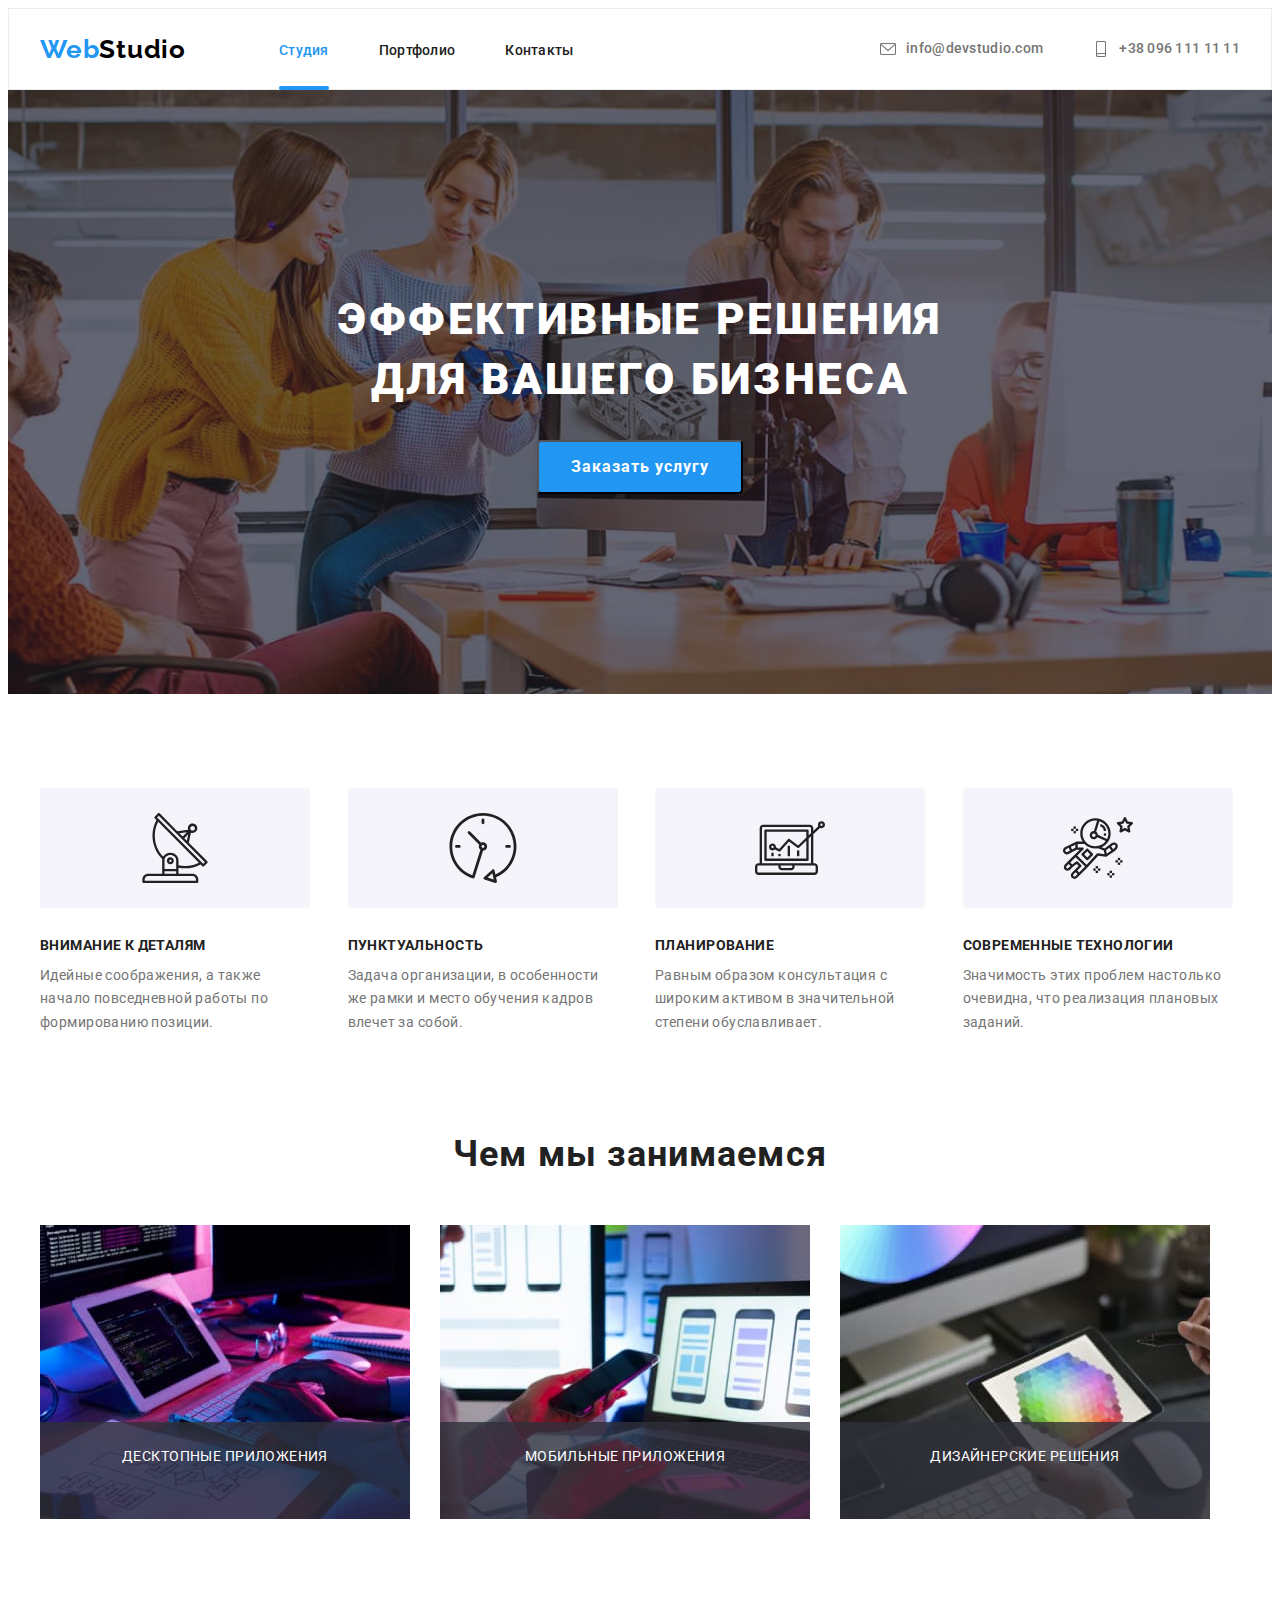
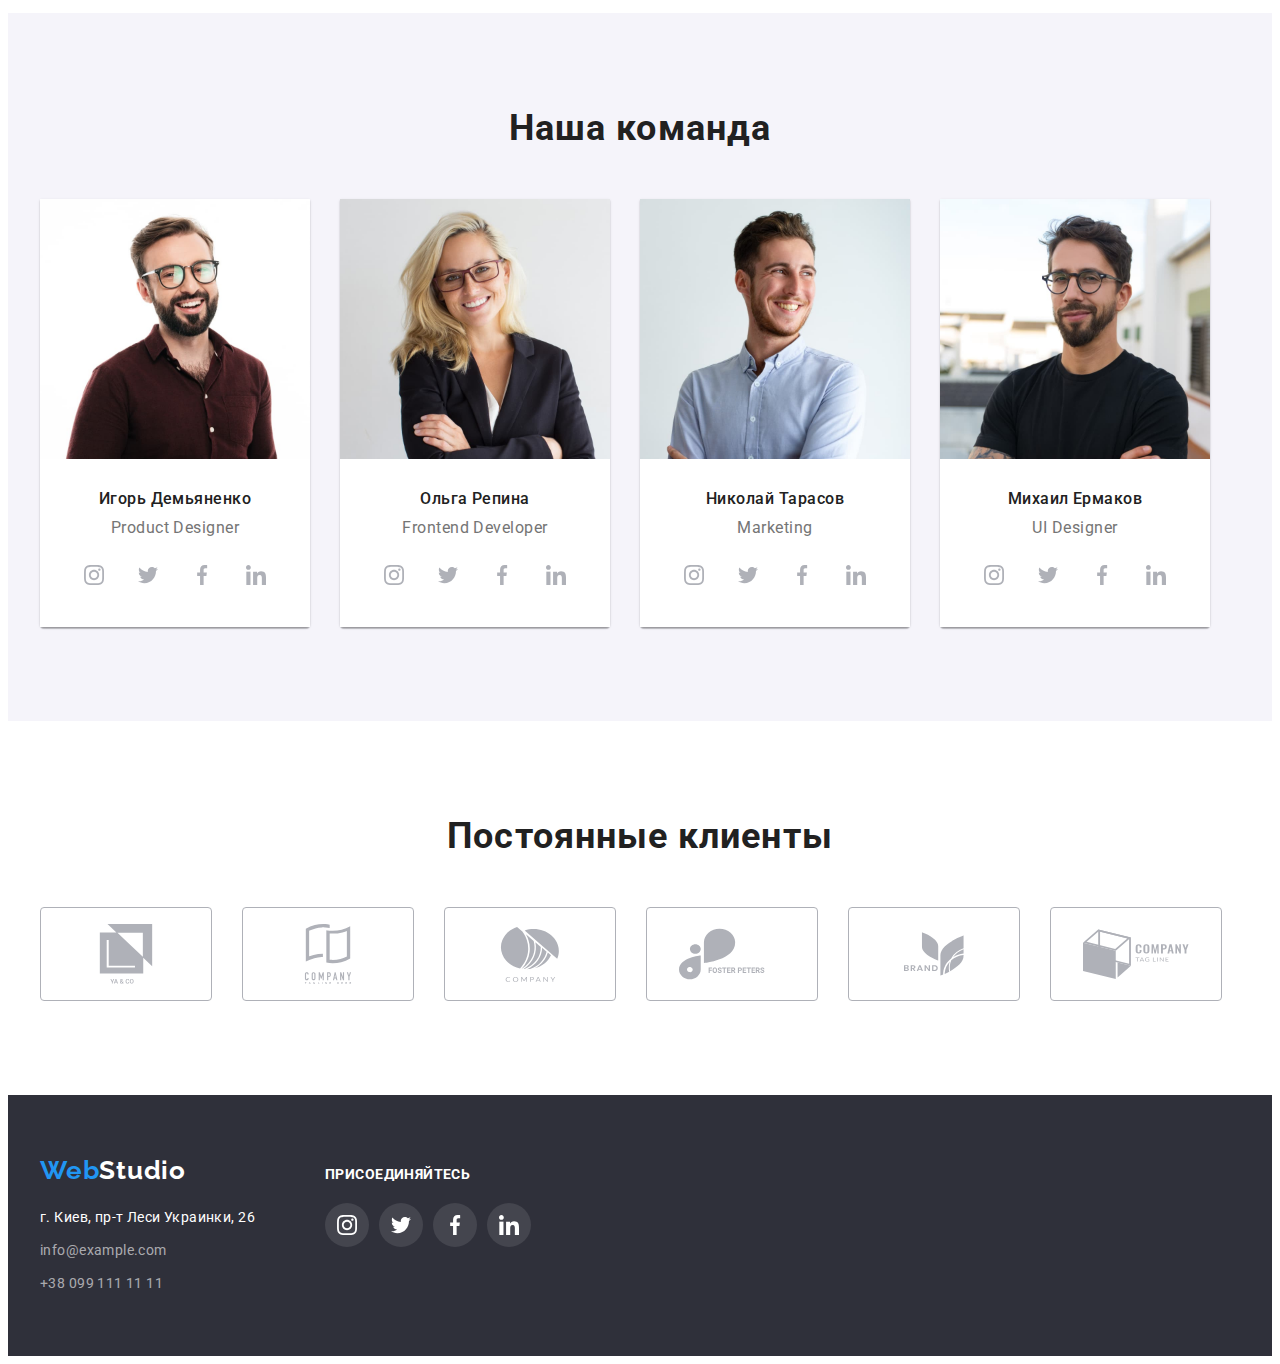
<file: index.html>
<!DOCTYPE html>
<html lang="ru">

<head>
    <meta charset="UTF-8">
    <meta http-equiv="X-UA-Compatible" content="IE=edge">
    <meta name="viewport" content="width=device-width, initial-scale=1.0">
    <title>Студия</title>
    <link rel="stylesheet" href="https://cdnjs.cloudflare.com/ajax/libs/modern-normalize/1.0.0/modern-normalize.min.css"
        integrity="sha512-ISS7cAi1PEhQ8jnbJpJZMd29NlhNj4AWYyLOSp2CE/CsHxTCu+r+t0D2yoJudVrd0/8fTVPUVDzY5Tvli75u/g=="
        crossorigin="anonymous" />
    <link rel="preconnect" href="https://fonts.gstatic.com">
    <link
        href="https://fonts.googleapis.com/css2?family=Raleway:wght@700&family=Roboto:wght@400;500;700;900&display=swap"
        rel="stylesheet">
    <link rel="stylesheet" href="./css/styles.css">
</head>

<body> 
   <!--Шапка сайта-->
    <header class="header">
        <div class="container header-container">
            <nav class="navigation">
                <a class="logo link" href="/">Web<span class="logo-studio">Studio</span></a>
                <ul class="menu list">
                    <li class="menu-item"><a class="menu-link link current" href="">Студия</a></li>
                    <li class="menu-item"><a class="menu-link link" href="./portfolio.html">Портфолио</a></li>
                    <li class="menu-item"><a class="menu-link link" href="">Контакты</a></li>
                </ul>
            </nav>
            <ul class="header-contacts list">
                <li class="contacts-item"> 
                    <a class="mail-link link" href="mailto:info@devstudio.com" >
                        <svg class="icon-adress">
                            <use href="./images/spryte.svg.svg#icon-mail"></use>
                        </svg>
                        info@devstudio.com
                    </a>
                </li>
                <li class="contacts-item">
                    <a class="tel-link link" href="tel:+380961111111">
                        <svg class="icon-adress">
                            <use href="./images/spryte.svg.svg#icon-tel"></use>
                        </svg>
                        +38 096 111 11 11
                    </a>
                </li>
            </ul>
        </div>
    </header>

    <main>
        <!--Герой-->
        <section class="hero hero-conteiner overlay">
           <div class="container">
                <h1 class="main-title">Эффективные решения для вашего бизнеса</h1>
                <button class="modal-btn" type="button" data-modal-open>Заказать услугу</button>
           </div>
        </section>

    <!--Особенности-->
    <section class="features section-padding">
        <div class="container">
            <h2 class="hidden-title">Особенности</h2>
            <ul class="features-list features-conteiner list">
                <li class="features-item list">
                    <div class="features-icon">
                      <svg class="features-icon-logo">
                          <use href="./images/spryte.svg.svg#icon-antenna"></use>
                      </svg>
                    </div>
                    <h3 class="title">Внимание к деталям</h3>
                    <p class="description">Идейные соображения, а также начало повседневной работы по формированию позиции.</p>
                </li>
                <li class="features-item list">
                    <div class="features-icon">
                        <svg class="features-icon-logo">
                            <use href="./images/spryte.svg.svg#icon-clock"></use>
                        </svg>
                    </div>
                    <h3 class="title">Пунктуальность</h3>
                    <p class="description">Задача организации, в особенности же рамки и место обучения кадров влечет за собой.</p>
                </li>
                <li class="features-item list">
                    <div class="features-icon">
                        <svg class="features-icon-logo">
                            <use href="./images/spryte.svg.svg#icon-diagram"></use>
                        </svg>
                    </div>
                    <h3 class="title">Планирование</h3>
                    <p class="description">Равным образом консультация с широким активом в значительной степени обуславливает.</p>
                </li>
                <li class="features-item list"> 
                    <div class="features-icon">
                        <svg class="features-icon-logo">
                            <use href="./images/spryte.svg.svg#icon-astronaut"></use>
                        </svg>
                    </div>
                    <h3 class="title">Современные технологии</h3>
                    <p class="description">Значимость этих проблем настолько очевидна, что реализация плановых заданий.</p>
                </li>
            </ul>
        </div>
    </section>

    <!--Чем мы занимаемся-->
    <section class="services section-padding">
        <div class="container">
            <h2 class="title-services">Чем мы занимаемся</h2>
            <ul class="services-list doing-conteiner">
                <li class="services-item list">
                    <div class="services-inscription">
                        <img class="services-img" src="./images/box1.jpg" alt="верстаем сайты" width="370" height="294">
                        <p class="services-text">Десктопные приложения</p>
                    </div>
                </li>
                <li class="services-item list">
                    <div class="services-inscription">
                        <img class="services-img" src="./images/box2.jpg" alt="создание мобильных приложений" width="370" height="294">
                        <p class="services-text">Мобильные приложения</p>
                    </div>
                </li>
                <li class="services-item list">
                    <div class="services-inscription">
                        <img class="services-img" src="./images/box3.jpg" alt="разработка дизайна" width="370" height="294">
                        <p class="services-text">Дизайнерские решения</p>
                    </div>
                </li>
            </ul>
        </div>
    </section> 

    <!--Наша команда-->
    <section class="our-team section-padding">
        <div class="container">
            <h2 class="title-services title-margin">Наша команда</h2>
            <ul class="our-team-list">
                <li class="our-team-item list">
                    <img class="our-team-img" src="./images/igor.jpg" alt=" фото Игоря Демяненко" width="270" height="260">
                    <div class="team-div">
                        <h3 class="our-team-title">Игорь Демьяненко</h3>
                        <p class="our-team-description">Product Designer</p>
                         <ul class="social-list list">
                             <li class="social-list-item">
                                 <a href="" class="social-list-link link">
                                     <svg class="social-list-icon">
                                         <use href="./images/spryte.svg.svg#icon-instagram"></use>
                                     </svg> 
                                 </a>
                             </li>
                            <li class="social-list-item">
                                <a href="" class="social-list-link link">
                                    <svg class="social-list-icon">
                                        <use href="./images/spryte.svg.svg#icon-twitter"></use>
                                    </svg>
                                </a>
                            </li>
                            <li class="social-list-item">
                                <a href="" class="social-list-link link">
                                    <svg class="social-list-icon">
                                        <use href="./images/spryte.svg.svg#icon-facebook"></use>
                                    </svg>
                                </a>
                            </li>
                            <li class="social-list-item">
                                <a href="" class="social-list-link link">
                                    <svg class="social-list-icon">
                                        <use href="./images/spryte.svg.svg#icon-linkedin"></use>
                                    </svg>
                                </a>
                            </li>
                         </ul>
                    </div>
                </li>
                <li class="our-team-item list">
                    <img class="our-team-img" src="./images/olga.jpg" alt="фото Ольга Репина" width="270" height="260">
                    <div class="team-div">
                    <h3 class="our-team-title">Ольга Репина</h3>
                    <p class="our-team-description">Frontend Developer</p> 
                    <ul class="social-list list">
                        <li class="social-list-item">
                            <a href="" class="social-list-link link">
                                <svg class="social-list-icon">
                                    <use href="./images/spryte.svg.svg#icon-instagram"></use>
                                </svg>
                            </a>
                        </li>
                        <li class="social-list-item">
                            <a href="" class="social-list-link link">
                                <svg class="social-list-icon">
                                    <use href="./images/spryte.svg.svg#icon-twitter"></use>
                                </svg>
                            </a>
                        </li>
                        <li class="social-list-item">
                            <a href="" class="social-list-link link">
                                <svg class="social-list-icon">
                                    <use href="./images/spryte.svg.svg#icon-facebook"></use>
                                </svg>
                            </a>
                        </li>
                        <li class="social-list-item">
                            <a href="" class="social-list-link link">
                                <svg class="social-list-icon">
                                    <use href="./images/spryte.svg.svg#icon-linkedin"></use>
                                </svg>
                            </a>
                        </li>
                    </ul>
                    </div>
                </li>
                <li class="our-team-item list">
                    <img class="our-team-img" src="./images/nikolay.jpg" alt="фото Николай Тарасов" width="270" height="260">
                    <div class="team-div">
                    <h3 class="our-team-title">Николай Тарасов</h3>
                    <p class="our-team-description">Marketing</p>
                    <ul class="social-list list">
                        <li class="social-list-item">
                            <a href="" class="social-list-link link">
                                <svg class="social-list-icon">
                                    <use href="./images/spryte.svg.svg#icon-instagram"></use>
                                </svg>
                            </a>
                        </li>
                        <li class="social-list-item">
                            <a href="" class="social-list-link link">
                                <svg class="social-list-icon">
                                    <use href="./images/spryte.svg.svg#icon-twitter"></use>
                                </svg>
                            </a>
                        </li>
                        <li class="social-list-item">
                            <a href="" class="social-list-link link">
                                <svg class="social-list-icon">
                                    <use href="./images/spryte.svg.svg#icon-facebook"></use>
                                </svg>
                            </a>
                        </li>
                        <li class="social-list-item">
                            <a href="" class="social-list-link link">
                                <svg class="social-list-icon">
                                    <use href="./images/spryte.svg.svg#icon-linkedin"></use>
                                </svg>
                            </a>
                        </li>
                    </ul>
                    </div>
                </li>
                <li class="our-team-item list">
                    <img class="our-team-img" src="./images/michail.jpg" alt="фото Михаил Ермаков" width="270" height="260">
                    <div class="team-div">
                    <h3 class="our-team-title">Михаил Ермаков</h3>
                    <p class="our-team-description">UI Designer</p>
                    <ul class="social-list list">
                        <li class="social-list-item">
                            <a href="" class="social-list-link link">
                                <svg class="social-list-icon">
                                    <use href="./images/spryte.svg.svg#icon-instagram"></use>
                                </svg>
                            </a>
                        </li>
                        <li class="social-list-item">
                            <a href="" class="social-list-link link">
                                <svg class="social-list-icon">
                                    <use href="./images/spryte.svg.svg#icon-twitter"></use>
                                </svg>
                            </a>
                        </li>
                        <li class="social-list-item">
                            <a href="" class="social-list-link link">
                                <svg class="social-list-icon">
                                    <use href="./images/spryte.svg.svg#icon-facebook"></use>
                                </svg>
                            </a>
                        </li>
                        <li class="social-list-item">
                            <a href="" class="social-list-link link">
                                <svg class="social-list-icon">
                                    <use href="./images/spryte.svg.svg#icon-linkedin"></use>
                                </svg>
                            </a>
                        </li>
                    </ul>
                    </div>
                </li>
            </ul>
        </div>
    </section> 

    <!-- Наши клиенты -->
    <section class="clients section-padding">
        <div class="container clients-conteiner">
            <h2 class="title-services">Постоянные клиенты</h2>
            <ul class="clients-list list">
                <li class="clients-list-item list">
                    <a href="" class="clients-list-link link">
                       <svg class="clients-icon">
                        <use href="./images/spryte.svg.svg#icon-clientone"></use>
                       </svg> 
                    </a>
                </li>
                <li class="clients-list-item list">
                    <a href="" class="clients-list-link link">
                        <svg class="clients-icon">
                            <use href="./images/spryte.svg.svg#icon-clienttwo"></use>
                        </svg>
                    </a>
                </li>
                <li class="clients-list-item list">
                    <a href="" class="clients-list-link link">
                        <svg class="clients-icon">
                            <use href="./images/spryte.svg.svg#icon-clientthree"></use>
                        </svg>
                    </a>
                </li>
                <li class="clients-list-item list">
                    <a href="" class="clients-list-link link">
                        <svg class="clients-icon">
                            <use href="./images/spryte.svg.svg#icon-clientfour"></use>
                        </svg>
                    </a>
                </li>
                <li class="clients-list-item list">
                    <a href="" class="clients-list-link link">
                        <svg class="clients-icon">
                            <use href="./images/spryte.svg.svg#icon-clientfive"></use>
                        </svg>
                    </a>
                </li>
                <li class="clients-list-item list">
                    <a href="" class="clients-list-link link">
                        <svg class="clients-icon">
                            <use href="./images/spryte.svg.svg#icon-clientsix"></use>
                        </svg>
                    </a>
                </li>
            </ul>
        </div>
    </section>
    </main>

    <!--Подвал-->
    <footer class="footer"> 
        <div class="container">
            <div>
            <a class="logo-footer link" href="/">Web<span class="logo-studio-footer">Studio</span></a>
            <address class="address">
                <p class="description-address">г. Киев, пр-т Леси Украинки, 26</p>
                <ul class="footer-list list">
                    <li class="footer-item"><a class="footer-mail link" href="mailto:info@example.com">info@example.com</a></li>
                    <li class="footer-item"><a class="footer-tel link" href="tel:+380991111111">+38 099 111 11 11</a></li>
                </ul>
            </address>
        </div>
        <div class="footer-social">
            <h2 class="title-social">присоединяйтесь</h2>
            <ul class="footer-social-list list">
                <li class="footer-social-list-item">
                    <a href="" class="footer-social-list-link link">
                        <svg class="footer-social-list-icon">
                            <use href="./images/spryte.svg.svg#icon-instagram"></use>
                        </svg>
                    </a>
                </li>
                <li class="footer-social-list-item">
                    <a href="" class="footer-social-list-link link">
                        <svg class="footer-social-list-icon">
                            <use href="./images/spryte.svg.svg#icon-twitter"></use>
                        </svg>
                    </a>
                </li>
                <li class="footer-social-list-item">
                    <a href="" class="footer-social-list-link link">
                        <svg class="footer-social-list-icon">
                            <use href="./images/spryte.svg.svg#icon-facebook"></use>
                        </svg>
                    </a>
                </li>
                <li class="footer-social-list-item">
                    <a href="" class="footer-social-list-link link">
                        <svg class="footer-social-list-icon">
                            <use href="./images/spryte.svg.svg#icon-linkedin"></use>
                        </svg>
                    </a>
                </li>
            </ul>
        </div>
    </div>
        
    </footer>

    <div class="backdrop is-hidden" data-modal>
        <div class="modal-window">
            <button type="button" class="button-modal-window" data-modal-close>
                <svg class="close">
                    <use href="./images/spryte.svg.svg#icon-close"></use>
                </svg>

                <script src="./js/modal.js"></script>
            </button>
        </div>
    </div>
    
</body>
</html>
</file>
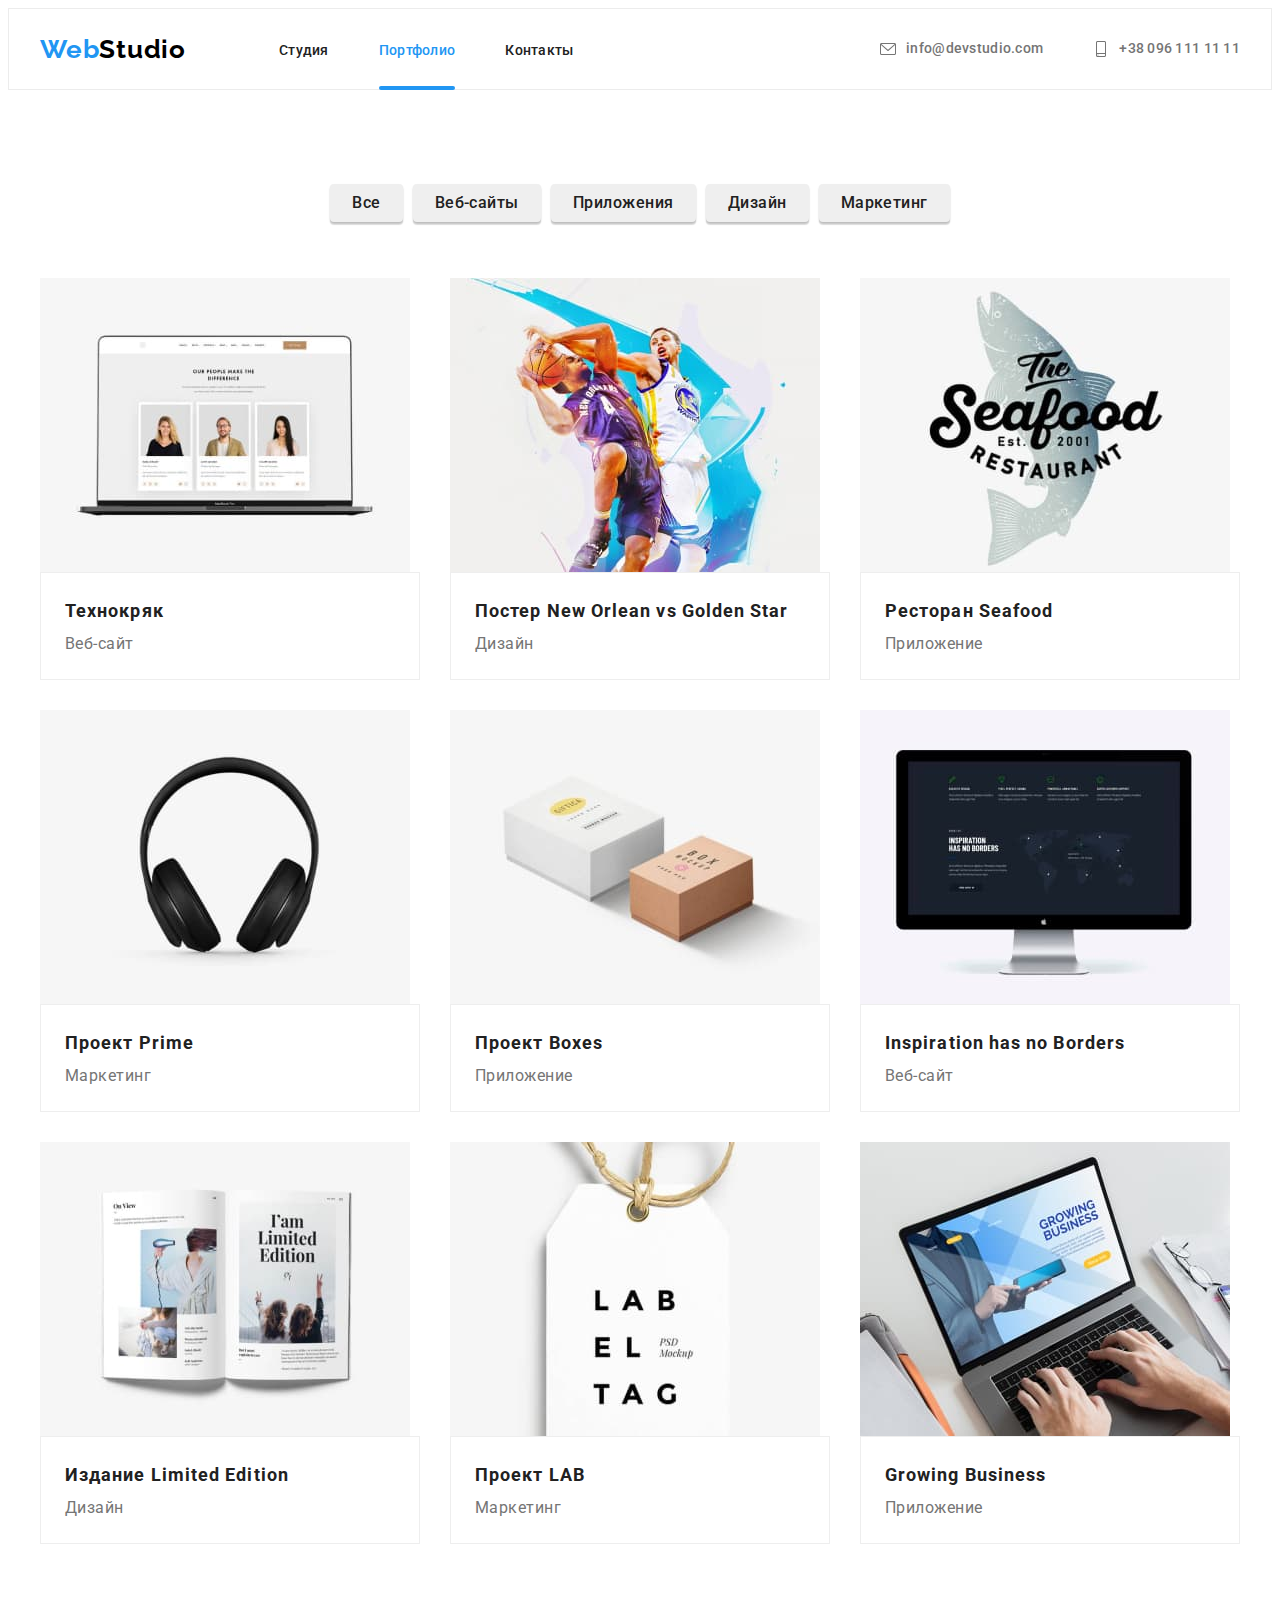
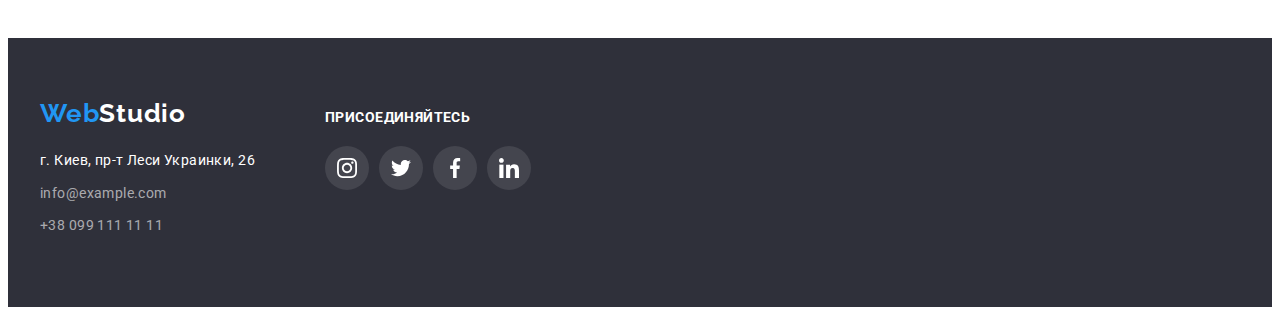
<file: portfolio.html>
<!DOCTYPE html>
<html lang="ru">

<head>
    <meta charset="UTF-8">
    <meta http-equiv="X-UA-Compatible" content="IE=edge">
    <meta name="viewport" content="width=device-width, initial-scale=1.0">
    <title>Document</title>
    <link rel="stylesheet" href="https://cdnjs.cloudflare.com/ajax/libs/modern-normalize/1.0.0/modern-normalize.min.css"
        integrity="sha512-ISS7cAi1PEhQ8jnbJpJZMd29NlhNj4AWYyLOSp2CE/CsHxTCu+r+t0D2yoJudVrd0/8fTVPUVDzY5Tvli75u/g=="
        crossorigin="anonymous" />
    <link rel="preconnect" href="https://fonts.gstatic.com">
    <link href="https://fonts.googleapis.com/css2?family=Raleway:wght@700&family=Roboto:wght@400;500;700;900&display=swap"
        rel="stylesheet">
    <link rel="stylesheet" href="./css/styles.css">
    </head>

<body>
    <!--Шапка сайта-->
    <header class="header">
      <div class="container header-container">
            <nav class="navigation">
                <a class="logo link" href="/">Web<span class="logo-studio">Studio</span></a>
                <ul class="menu list">
                    <li class="menu-item"><a class="menu-link link" href="./index.html">Студия</a></li>
                    <li class="menu-item"><a class="menu-link link current" href="./portfolio.html">Портфолио</a></li>
                    <li class="menu-item"><a class="menu-link link" href="">Контакты</a></li>
                </ul>
            </nav>
            <ul class="header-contacts list">
                <li class="contacts-item">
                    <a class="mail-link mail-adress link" href="mailto:info@devstudio.com">
                        <svg class="icon-adress">
                            <use href="./images/spryte.svg.svg#icon-mail"></use>
                        </svg>info@devstudio.com
                    </a>
                </li>
                <li class="contacts-item">
                    <a class="tel-link link" href="tel:+380961111111">
                        <svg class="icon-adress">
                            <use href="./images/spryte.svg.svg#icon-tel"></use>
                        </svg>
                        +38 096 111 11 11
                    </a>
                </li>
            </ul>
      </div>
    </header>

    <main>
        <!--Портфолио-->
        <section class="portfolio section-portfolio section-padding">
            <div class="container">
                    <h1 class="hidden-title">Портфолио</h1>
                <!--Фильтры-->
                <ul class="filters-list">
                    <li class="filters-item list">
                        <button class="filters-btm" type="button">Все</button>
                    </li>
                    <li class="filters-item list">
                        <button class="filters-btm" type="button">Веб-сайты</button>
                    </li>
                    <li class="filters-item list">
                        <button class="filters-btm" type="button">Приложения</button>
                    </li>
                    <li class="filters-item list">
                        <button class="filters-btm" type="button">Дизайн</button>
                    </li>
                    <li class="filters-item list">
                        <button class="filters-btm" type="button">Маркетинг</button>
                    </li>

                </ul>
               
                <!--Проекты-->
                    <ul class="project project-conteiner list">
                        <li class=project-list>
                            <a class="general-project link" href="">
                                <div class="project-overlay">
                                 <img class="project-img" src="./images/project1.jpg" alt="фото проекта один" width="370" height="294">
                                 <p class="overlay-portfolio overlay-text">Технокряк это современная площадка распространения коронавируса. Компании используют эту платформу
                                    для цифрового
                                    шпионажа и атак на защищённые сервера конкурентов
                                 </p>
                                </div>
                                 <div class="project-card">                                
                                    <h2 class="title-project">Технокряк</h2>
                                     <p class="description-project">Веб-сайт</p>
                                </div>
                            </a>
                        </li>
                        <li class=project-list> 
                            <a class="general-project link" href="">
                                <div class="project-overlay">
                                    <img class="project-img" src="./images/project2.jpg" alt="фото проекта два" width="370" height="294">
                                    <p class="overlay-portfolio overlay-text">Технокряк это современная площадка распространения коронавируса. Компании используют эту
                                    платформу
                                    для цифрового
                                    шпионажа и атак на защищённые сервера конкурентов
                                    </p>
                                </div>                     
                                <div class="project-card">
                                    <h2 class="title-project">Постер New Orlean vs Golden Star</h2>
                                    <p class="description-project">Дизайн</p>
                                </div>
                            </a>
                        </li>
                        <li class=project-list>
                            <a class="general-project link" href="">
                                <div class="project-overlay">
                                    <img class="project-img" src="./images/project3.jpg" alt="фото проекта три" width="370" height="294">
                                     <p class="overlay-portfolio overlay-text">Технокряк это современная площадка распространения коронавируса. Компании используют эту
                                    платформу
                                    для цифрового
                                    шпионажа и атак на защищённые сервера конкурентов
                                    </p>
                                </div>
                                <div class="project-card">
                                    <h2 class="title-project">Ресторан Seafood</h2>
                                    <p class="description-project">Приложение</p>
                                </div>
                            </a>
                        </li>
                        <li class=project-list>
                            <a class="general-project link" href="">
                                 <div class="project-overlay">
                                    <img class="project-img" src="./images/project4.jpg" alt="фото проекта четыре" width="370" height="294">
                                    <p class="overlay-portfolio overlay-text">Технокряк это современная площадка распространения коронавируса. Компании используют эту
                                    платформу
                                    для цифрового
                                    шпионажа и атак на защищённые сервера конкурентов
                                    </p>
                                </div>
                                <div class="project-card">
                                    <h2 class="title-project">Проект Prime</h2>
                                    <p class="description-project">Маркетинг</p>
                                </div>
                            </a>
                        </li>
                        <li class=project-list>
                            <a class="general-project link" href="">
                                <div class="project-overlay">
                                    <img class="project-img" src="./images/project5.jpg" alt="фото проекта пять" width="370" height="294">
                                    <p class="overlay-portfolio overlay-text">Технокряк это современная площадка распространения коронавируса. Компании используют эту
                                    платформу
                                    для цифрового
                                    шпионажа и атак на защищённые сервера конкурентов
                                     </p>
                                </div>
                                 <div class="project-card">
                                     <h2 class="title-project">Проект Boxes</h2>
                                    <p class="description-project">Приложение</p>
                                </div>
                            </a>
                        </li>
                        <li class=project-list>
                            <a class="general-project link" href="">
                                <div class="project-overlay">
                                    <img class="project-img" src="./images/project6.jpg" alt="фото проекта шесть" width="370" height="294">
                                    <p class="overlay-portfolio overlay-text">Технокряк это современная площадка распространения коронавируса. Компании используют эту
                                    платформу
                                    для цифрового
                                    шпионажа и атак на защищённые сервера конкурентов
                                    </p>
                                 </div>
                                <div class="project-card">
                                    <h2 class="title-project">Inspiration has no Borders</h2>
                                    <p class="description-project">Веб-сайт</p>
                                 </div>
                            </a>
                        </li>
                        <li class=project-list>
                            <a class="general-project link" href="">
                                <div class="project-overlay">
                                    <img class="project-img" src="./images/project7.jpg" alt="фото проекта семь" width="370" height="294">
                                     <p class="overlay-portfolio overlay-text">Технокряк это современная площадка распространения коронавируса. Компании используют эту
                                    платформу
                                    для цифрового
                                    шпионажа и атак на защищённые сервера конкурентов
                                     </p>
                                </div>
                                <div class="project-card">
                                    <h2 class="title-project">Издание Limited Edition</h2>
                                    <p class="description-project">Дизайн</p>
                                </div>
                            </a>
                        </li>
                        <li class=project-list> 
                            <a class="general-project link" href="">
                                <div class="project-overlay">
                                    <img class="project-img" src="./images/project8.jpg" alt="фото проекта восемь" width="370" height="294">
                                    <p class="overlay-portfolio overlay-text">Технокряк это современная площадка распространения коронавируса. Компании используют эту
                                    платформу
                                    для цифрового
                                    шпионажа и атак на защищённые сервера конкурентов
                                     </p>
                                </div>
                                    <div class="project-card">
                                     <h2 class="title-project">Проект LAB</h2>
                                <p class="description-project">Маркетинг</p>
                                </div>
                            </a>
                        </li>
                        <li class=project-list>
                            <a class="general-project link" href="">
                                <div class="project-overlay">
                                    <img class="project-img" src="./images/project9.jpg" alt="фото проекта девять" width="370" height="294">
                                     <p class="overlay-portfolio overlay-text">Технокряк это современная площадка распространения коронавируса. Компании используют эту
                                    платформу
                                    для цифрового
                                    шпионажа и атак на защищённые сервера конкурентов
                                    </p>
                                </div>
                                    <div class="project-card">
                                    <h2 class="title-project">Growing Business</h2>
                                <p class="description-project">Приложение</p>
                                </div>
                            </a>
                        </li>
                    </ul>
                
            </div>
        </section>

    </main>

    <!--Подвал-->
    <footer class="footer">
        <div class="container">
            <div>
            <a class="logo-footer link" href="/">Web<span class="logo-studio-footer">Studio</span></a>
            <address class="address">
                <p class="description-address">г. Киев, пр-т Леси Украинки, 26</p>
                <ul class="footer-list list">
                    <li class="footer-item"><a class="footer-mail link" href="mailto:info@example.com">info@example.com</a></li>
                    <li class="footer-item"><a class="footer-mail link" href="tel:+380991111111">+38 099 111 11 11</a></li>
                </ul>
            </address>
            </div>
            <div class="footer-social">
                <h2 class="title-social">присоединяйтесь</h2>
                <ul class="footer-social-list list">
                    <li class="footer-social-list-item">
                        <a href="" class="footer-social-list-link link">
                            <svg class="footer-social-list-icon">
                                <use href="./images/spryte.svg.svg#icon-instagram"></use>
                            </svg>
                        </a>
                    </li>
                    <li class="footer-social-list-item">
                        <a href="" class="footer-social-list-link link">
                            <svg class="footer-social-list-icon">
                                <use href="./images/spryte.svg.svg#icon-twitter"></use>
                            </svg>
                        </a>
                    </li>
                    <li class="footer-social-list-item">
                        <a href="" class="footer-social-list-link link">
                            <svg class="footer-social-list-icon">
                                <use href="./images/spryte.svg.svg#icon-facebook"></use>
                            </svg>
                        </a>
                    </li>
                    <li class="footer-social-list-item">
                        <a href="" class="footer-social-list-link link">
                            <svg class="footer-social-list-icon">
                                <use href="./images/spryte.svg.svg#icon-linkedin"></use>
                            </svg>
                        </a>
                    </li>
                </ul>
            </div>
        </div>
    </footer>

</body>

</html>
</file>
<file: css/styles.css>
h1,
h2,
h3,
h4,
h5,
h6,
p {
  margin-top: 0;
  margin-bottom: 0;
}

ul,
ol {
  margin-top: 0;
  margin-bottom: 0;
  padding-left: 0;
}

img {
  display: block;
}

.section-padding {
  padding-top: 94px;
  padding-bottom: 94px;
}

.title-margin {
  margin-bottom: 50px;
}

.container {
  /* margin-left: auto;
  margin-right: auto; */
  margin: 0 auto;
  padding-left: 15px;
  padding-right: 15px;
  width: 1200px;
}

:root {
  --accent-color: #2196f3;
  --main-color: #212121;
  --main-font: 'Roboto', sans-serif;
  --secondary-font: 'Raleway', sans-serif;
  --dominante-color: #757575;
}

.list {
  list-style: none;
  margin-top: 0;
  margin-bottom: 0;
}

.link {
  text-decoration: none;
}

body {
  font-family: var(--main-font);
  color: var(--dominante-color);
}

.hidden-title {
  position: absolute;
  width: 1px;
  height: 1px;
  margin: -1px;
  border: 0;
  padding: 0;
  white-space: nowrap;
  clip-path: inset(100%);
  clip: rect(0 0 0 0);
  overflow: hidden;
}

/* =========COMPONENTS======== */

.logo {
  font-family: var(--secondary-font);
  font-weight: 700;
  font-size: 26px;
  line-height: 1.19;
  letter-spacing: 0.03em;
  color: var(--accent-color);
}

.logo-studio {
  color: #000000;
}

.title-services {
  font-size: 36px;
  line-height: 1.17;
  text-align: center;
  letter-spacing: 0.03em;
  color: var(--main-color);
  margin-bottom: 50px;
}

.social-list {
  display: flex;
  justify-content: space-between;
}

.social-list-link {
  display: inline-flex;
  justify-content: center;
  align-items: center;
  width: 44px;
  height: 44px;
  background-color: #ffffff;
  transition: color 250ms cubic-bezier(0.4, 0, 0.2, 1),
    background-color 250ms cubic-bezier(0.4, 0, 0.2, 1),
    border-radius 250ms cubic-bezier(0.4, 0, 0.2, 1);
}

.social-list-link:hover,
.social-list-link:focus {
  color: #fff;
  background-color: #2196f3;
  border-radius: 50%;
}

.social-list-link:hover .social-list-icon,
.social-list-link:focus .social-list-icon {
  fill: #ffffff;
}

.social-list-icon {
  height: 20px;
  width: 20px;
  fill: #afb1b8;
  transition: fill 250ms cubic-bezier(0.4, 0, 0.2, 1);
}

/* =========END COMPONENTS====== */

/*============HEADER========= */

.header {
  border: 1px solid #ececec;
}

.header-container {
  display: flex;
}

.navigation {
  display: flex;
  align-items: center;
}

.menu {
  display: flex;
  align-items: center;
}

.menu-item .current {
  color: var(--accent-color);
}

.logo {
  margin-right: 93px;
}

.menu-item:not(:last-child) {
  margin-right: 50px;
}

.header-contacts {
  margin-left: auto;
}

.menu,
.header-contacts {
  display: flex;
  margin-top: 0;
  margin-bottom: 0;
  padding: 0;
}

.header-contacts .mail-link,
.tel-link {
  display: inline-flex;
  padding-top: 32px;
  padding-bottom: 32px;
}

.header-contacts a {
  font-weight: 500;
  font-size: 14px;
  line-height: 1.14;
  letter-spacing: 0.02em;
  color: #757575;
  transition: color 250ms cubic-bezier(0.4, 0, 0.2, 1), fill 250ms cubic-bezier(0.4, 0, 0.2, 1);
}

.mail-link:hover,
.mail-link:focus {
  color: var(--accent-color);
  fill: var(--accent-color);
}

.mail-link:focus .icon-adress {
  color: var(--accent-color);
  fill: var(--accent-color);
}

.header-contacts .contacts-item {
  display: inline-flex;
  align-items: center;
}

.contacts-item:focus,
.contacts-item:hover {
  color: var(--accent-color);
  fill: var(--accent-color);
}

.contacts-item:hover .icon-adress,
.contacts-item:focus .icon-adress {
  color: var(--accent-color);
  fill: var(--accent-color);
}

.tel-link:hover,
.tel-link:focus {
  color: var(--accent-color);
  fill: var(--accent-color);
}

.tel-link:focus .icon-adress,
.tel-link:hover .icon-adress {
  color: var(--accent-color);
  fill: var(--accent-color);
}

.icon-adress:hover,
.icon-adress:focus {
  fill: var(--accent-color);
}

.header-contacts .mail-icon {
  display: inline-flex;
}

.header-contacts .tel-icon {
  display: inline-flex;
}

.menu-link {
  position: relative;
  font-weight: 500;
  font-size: 14px;
  line-height: 1.14;
  letter-spacing: 0.02em;
  color: #212121;
  transition: color 250ms cubic-bezier(0.4, 0, 0.2, 1);
}

.current::after {
  content: '';
  width: 100%;
  height: 4px;
  position: absolute;
  bottom: -32px;
  left: 0;
  background: #2196f3;
  border-radius: 2px;
  transition: opacity 250ms cubic-bezier(0.4, 0, 0.2, 1);
}

.menu-link:hover,
.menu-link:focus {
  color: var(--accent-color);
}

.contacts-item:not(:first-child) {
  margin-left: 50px;
}

.header-contacts .icon-adress {
  display: inline-flex;
}

.header-contacts .mail-link .tel-link {
  display: inline-flex;
  padding-top: 32px;
  padding-bottom: 32px;
}

.tel-link {
  font-weight: 500;
  font-size: 14px;
  line-height: 1.14;
  letter-spacing: 0.02em;
  color: #757575;
}

.mail-icon {
  width: 16px;
  height: 16px;
  fill: #757575;
  margin-right: 10px;
}

.tel-icon {
  width: 10px;
  height: 16px;
  fill: #757575;
  margin-right: 10px;
}

.icon-adress {
  width: 16px;
  height: 16px;
  margin-right: 10px;
  fill: #757575;
}
/* =======END HEADER====== */

/* =======HERO========= */
.main-title {
  font-weight: 900;
  font-size: 44px;
  line-height: 1.36;
  text-align: center;
  letter-spacing: 0.06em;
  text-transform: uppercase;
  color: #ffffff;
  margin: 0 auto 30px;
  width: 696px;
}

.hero-conteiner {
  padding: 200px 0;
  align-items: center;
}

.hero {
  background-color: #2f303a;
  background-image: linear-gradient(rgba(47, 48, 58, 0.4), rgba(47, 48, 58, 0.4)),
    url(../images/imghero.jpg);
  background-repeat: no-repeat;
  background-position: center;
  background-size: cover;
}

.modal-btn {
  box-shadow: 0px 4px 4px rgba(0, 0, 0, 0.15);
  font-family: inherit;
  font-weight: 700;
  font-size: 16px;
  line-height: 1.87;
  letter-spacing: 0.06em;
  color: #ffffff;
  background: var(--accent-color);
  cursor: pointer;
  border-radius: 4px;
  padding: 10px 32px;
  display: block;
  margin: 0 auto;
}

.modal-btn:hover,
.modal-btn:focus {
  background: #188ce8;
}

/* .overlay {
  width: 1600px;
  height: 600px;
  margin-left: auto;
  margin-right: auto;
} */

/* =========END HERO======== */

/* ========FEATURES======== */

.title {
  font-size: 14px;
  line-height: 1.14;
  letter-spacing: 0.03em;
  text-transform: uppercase;
  color: var(--main-color);
  margin-bottom: 10px;
}

.description {
  font-size: 14px;
  line-height: 1.71;
  letter-spacing: 0.03em;
  width: 270px;
  height: 75px;
}

.features-list {
  display: flex;
  margin-top: 0;
  margin-bottom: 0;
  padding: 0;
}

.features-item {
  flex-basis: calc((100% - 3 * 30px) / 4);
}

.features-item:not(:last-child) {
  margin-right: 30px;
}

.features {
  padding-bottom: 0;
}

.features-icon {
  display: flex;
  justify-content: center;
  align-items: center;
  width: 270px;
  height: 120px;
  background-color: #f5f4fa;
  border-radius: 4px;
  margin-bottom: 30px;
}

.features-icon-logo {
  width: 70px;
  height: 70px;
  fill: #212121;
}
/* ========END FEATURES===== */

/* ========WHAT ARE WE DOING====== */

.doing-conteiner {
  display: flex;
  align-items: center;
  mix-blend-mode: normal;
  flex-basis: calc((100% - 90px) / 3);
}

.services-item:not(:last-child) {
  margin-right: 30px;
}
.services-inscription {
  position: relative;
}

.services-text {
  position: absolute;
  right: 0;
  bottom: 0;
  width: 370px;
  height: 70px;
  font-size: 14px;
  line-height: 1.14;
  letter-spacing: 0.03em;
  text-transform: uppercase;
  text-align: center;
  padding-top: 27px;
  padding-right: auto;
  color: #ffffff;
  background: rgba(47, 48, 58, 0.8);
}

/* ========END WHAT WE DOING====== */

/* ========OUR TEAM=========== */

.our-team-list {
  display: flex;
  align-items: center;
  mix-blend-mode: normal;
  flex-basis: calc((100% - 120px) / 4);
}

.our-team-item:not(:last-child) {
  margin-right: 30px;
}

.team-div {
  padding-top: 30px;
  padding-bottom: 30px;
  padding-right: 32px;
  padding-left: 32px;
  background: #ffffff;
}

.our-team {
  background: #f5f4fa;
}

.our-team-title {
  font-weight: 500;
  font-size: 16px;
  line-height: 1.19;
  text-align: center;
  letter-spacing: 0.03em;
  color: var(--main-color);
  margin-bottom: 10px;
}

.our-team-description {
  font-size: 16px;
  line-height: 1.19;
  text-align: center;
  letter-spacing: 0.03em;
  margin-bottom: 16px;
}

.our-team-item {
  box-shadow: 0px 1px 3px rgba(0, 0, 0, 0.12), 0px 1px 1px rgba(0, 0, 0, 0.14),
    0px 2px 1px rgba(0, 0, 0, 0.2);
  border-radius: 0px 0px 4px 4px;
}

/* ========END OUR TEAM======= */

/* =============CLIENTS========== */

.clients-list {
  display: flex;
  padding: 0;
}

.clients-list-item:not(:last-child) {
  margin-right: 30px;
}

.clients-list-link {
  display: inline-flex;
  color: #afb1b8;
  width: 170px;
  height: 92px;
  border: 1px solid #afb1b8;
  border-radius: 4px;
  justify-content: center;
  align-items: center;
  transition: border 250ms cubic-bezier(0.4, 0, 0.2, 1);
}

.clients-list-link:hover,
.clients-list-link:focus {
  border: 1px solid #2196f3;
}

.clients-list-link:hover .clients-icon,
.clients-list-link:focus .clients-icon {
  fill: #2196f3;
}

.clients-icon {
  width: 106px;
  height: 60px;
  fill: #afb1b8;
  transition: fill 250ms cubic-bezier(0.4, 0, 0.2, 1);
}
/* ==============END CLIENTS */

/* ========FOOTER======= */

.footer {
  background-color: #2f303a;
  padding-top: 60px;
  padding-bottom: 60px;
}

.footer .container {
  display: flex;
  align-items: baseline;
}

.logo-studio-footer {
  color: white;
}

.logo-footer {
  font-family: var(--secondary-font);
  font-weight: 700;
  font-size: 26px;
  line-height: 1.19;
  letter-spacing: 0.03em;
  display: block;
  margin-bottom: 20px;
  color: var(--accent-color);
}

.description-address {
  font-style: 400;
  font-style: normal;
  font-size: 14px;
  line-height: 1.71;
  letter-spacing: 0.03em;
  color: #ffffff;
  margin-bottom: 9px;
}

.footer-mail {
  font-size: 14px;
  line-height: 1.71;
  letter-spacing: 0.03em;
  color: rgba(255, 255, 255, 0.6);
  margin-bottom: 9px;
}

.footer-tel {
  font-size: 14px;
  line-height: 1.71;
  letter-spacing: 0.03em;
  color: rgba(255, 255, 255, 0.6);
}

.footer-tel:hover,
.footer-tel:focus {
  color: var(--dominante-color);
}

.footer-mail:hover,
.footer-tel:focus {
  color: var(--dominante-color);
}

.footer-list:not(:last-child) {
  margin-bottom: 9px;
}

.footer-mail,
.footer-tel {
  display: block;
}

.footer-social-list {
  display: flex;
  justify-content: space-between;
  padding: 0;
  margin-top: 20px;
}

.footer-social-list-link {
  display: inline-flex;
  width: 44px;
  height: 44px;
  align-items: center;
  justify-content: center;
  background-color: rgba(255, 255, 255, 0.1);
  border-radius: 50%;
  color: #ffffff;
  transition: background-color 250ms cubic-bezier(0.4, 0, 0.2, 1);
}

.footer-social-list-item:not(:last-child) {
  margin-right: 10px;
}

.footer-social-list-icon {
  width: 20px;
  height: 20px;
  fill: #ffffff;
}

.title-social {
  font-family: var(--main-font);
  font-weight: 700;
  font-size: 14px;
  line-height: 1.14;
  letter-spacing: 0.03em;
  text-transform: uppercase;
  margin: 0;
  color: #ffffff;
}

.footer-social {
  margin-left: 70px;
}

.footer-social-list-link:hover,
.footer-social-list-link:focus {
  background-color: var(--accent-color);
}

.address {
  font-style: normal;
}

/* =========END FOOTER======= */

/* ============FILTERS======= */

.filters-btm {
  font-family: inherit;
  font-weight: 500;
  font-size: 16px;
  line-height: 1.62;
  text-align: center;
  letter-spacing: 0.03em;
  color: var(--main-color);
  cursor: pointer;
  padding: 6px 22px;
  box-shadow: 0px 3px 1px rgba(0, 0, 0, 0.1), 0px 1px 2px rgba(0, 0, 0, 0.08),
    0px 2px 2px rgba(0, 0, 0, 0.12);
  border-radius: 4px;
  border: transparent;
  transition: color 250ms cubic-bezier(0.4, 0, 0.2, 1),
    background 250ms cubic-bezier(0.4, 0, 0.2, 1), box-shadow 250ms cubic-bezier(0.4, 0, 0.2, 1);
}

.filters-btm:hover,
.filters-btm:focus {
  color: #ffffff;
  background: var(--accent-color);
  box-shadow: 0px 3px 1px rgba(0, 0, 0, 0.1), 0px 1px 2px rgba(0, 0, 0, 0.08),
    0px 2px 2px rgba(0, 0, 0, 0.12);
}

.filters-list {
  display: flex;
  justify-content: center;
  margin-bottom: 56px;
}

.filters-item:not(:last-child) {
  margin-right: 10px;
}

/* ============END FILTERS========= */

/* ============PROJECT============= */
.title-project {
  font-size: 18px;
  line-height: 2;
  letter-spacing: 0.06em;
  color: var(--main-color);
}

.description-project {
  font-size: 16px;
  line-height: 1.87;
  letter-spacing: 0.03em;
  color: var(--dominante-color);
}

.project {
  margin-left: 30px;
  margin-top: 30px;
  background: #ffffff;
}

.project-card {
  padding: 20px 24px;
  border-top: none;
  border: 1px solid #eeeeee;
}

.project {
  display: flex;
  flex-wrap: wrap;
  margin-left: -30px;
  margin-top: -30px;
}

.project-list {
  flex-basis: calc((100% - 90px) / 3);
  margin-left: 30px;
  margin-top: 30px;
  transition: box-shadow 250ms cubic-bezier(0.4, 0, 0.2, 1);
}

.overlay-text {
  font-size: 18px;
  line-height: 1.56;
  letter-spacing: 0.03em;
}

.project-overlay {
  position: relative;
  overflow: hidden;
}

.overlay-portfolio {
  position: absolute;
  top: 0;
  left: 0;
  width: 100%;
  height: 100%;
  color: #ffffff;
  padding: 63px 24px;
  background-color: rgba(33, 150, 243, 0.9);
  overflow: auto;
  transform: translateY(100%);
  transition: transform 250ms cubic-bezier(0.4, 0, 0.2, 1);
}

.general-project {
  display: block;
  transition: transform 250ms cubic-bezier(0.4, 0, 0.2, 1); box-shadow 250ms cubic-bezier(0.4, 0, 0.2, 1);
}

.general-project:hover,
.general-project:focus {
  box-shadow: 0px 1px 1px rgba(0, 0, 0, 0.12), 0px 4px 4px rgba(0, 0, 0, 0.06),
    1px 4px 6px rgba(0, 0, 0, 0.16);
}
.general-project:hover .overlay-portfolio,
.general-project:focus .overlay-portfolio {
  transform: translateY(0);
}

/* ============END PROJECT======= */

/* ============MODAL WINDOW============ */

.backdrop {
  position: fixed;
  top: 0;
  left: 0;
  width: 100%;
  height: 100%;
  background-color: rgba(0, 0, 0, 0.2);
  z-index: 100;
  transition: opacity 250ms linear, visibility 250ms linear;

}

.modal-window {
  position: absolute;
  top: 50%;
  left: 50%;
  transform: translate(-50%, -50%) scale(1);
  min-width: 528px;
  min-height: 581px;
  background-color: #ffffff;
  box-shadow: 0px 1px 3px rgba(0, 0, 0, 0.12), 0px 1px 1px rgba(0, 0, 0, 0.14),
    0px 2px 1px rgba(0, 0, 0, 0.2);
  border-radius: 4px;
  opacity: 1;
  transition: transform 250ms cubic-bezier(0.4, 0, 0.2, 1), opacity 250ms cubic-bezier(0.4, 0, 0.2, 1);
}

.close {
  width: 11px;
  height: 11px;
  fill: #000000;
}

.button-modal-window {
  position: absolute;
  top: 8px;
  right: 8px;
  width: 30px;
  height: 30px;
  background-color: transparent;
  border: 1px solid rgba(0, 0, 0, 0.1);
  cursor: pointer;
  border-radius: 50%;
  padding: 0;
  text-align: center;
  
}

.is-hidden {
  opacity: 0;
  visibility: hidden;
  pointer-events: none;
}
/*============END MODAL WINDOW=========== */
</file>
